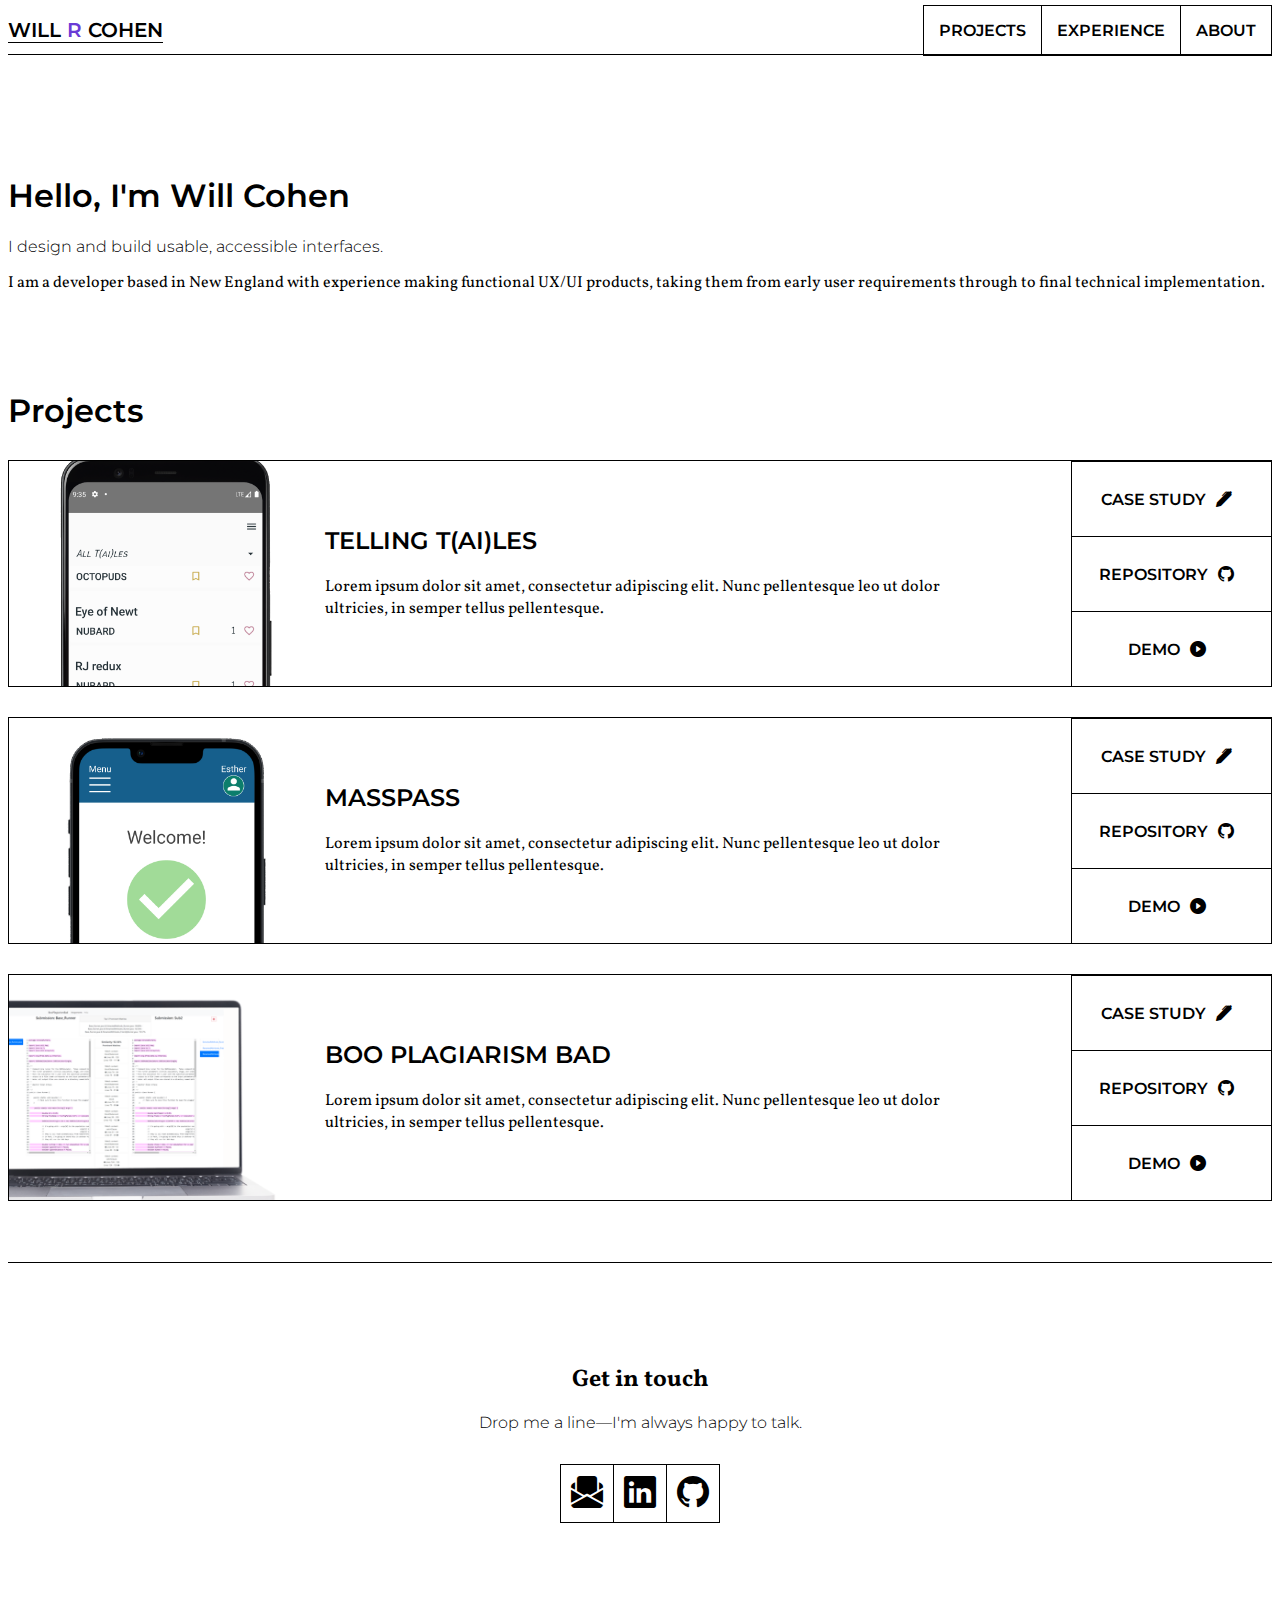
<file: index.html>
<!doctype html>
<html lang="en">
    <head>
        <meta charset="utf-8"/>
        <meta name="viewport" content="width=device-width, initial-scale=1"/>
        <!-- <meta http-equiv="refresh" content="0; url=https://wrcohen.com" /> -->
        <link rel="preconnect" href="https://fonts.googleapis.com">
        <link rel="preconnect" href="https://fonts.gstatic.com" crossorigin>
        <link href="https://fonts.googleapis.com/css2?family=Lexend:wght@100..900&family=Montserrat:wght@300&family=Poiret+One&family=Vollkorn+SC:wght@400;600;700;900&family=Vollkorn:ital,wght@0,400..900;1,400..900&display=swap" rel="stylesheet">
        <link rel="stylesheet" href="https://cdn.jsdelivr.net/npm/bootstrap-icons@1.11.3/font/bootstrap-icons.min.css">
        <link href="styles/styles.css" rel="stylesheet"/>
        <link href="styles/landing-page.css" rel="stylesheet"/>
        <title>Home | Will R Cohen - UI/UX</title>
    </head>
    <body>
        <div class="header container">
            <a class="header-name link tooling-text" href="index.html">Will&nbsp;<span class="header-middle-r">R</span>&nbsp;Cohen</a>
            <div class="header-buttons">
                <a class="header-nav-button link tooling-text" href="#Projects">Projects</a>
                <a class="header-nav-button link tooling-text" href="html/experience.html">Experience</a>
                <a class="header-nav-button link tooling-text" href="html/about.html">About</a>
            </div>     
        </div>
        <div class="divider"></div>
        <section class="container intro">
            <h1 class="title-text">Hello, I'm Will Cohen</h1>
            <span class="montserrat-regular">I design and build usable, accessible interfaces.</span>
            <p class="vollkorn-text">I am a developer based in New England with experience making functional UX/UI products, taking them from early user requirements through to final technical implementation.</p>
        </section>
        <section id="Projects" class="portfolio container">
            <h1 class="title-text">Projects</h1>
            <div class="portfolio-tile">
                <div class="portfolio-tile-image mobile">
                    <img
                        src="media/images/TellingTailesFeed_Framed.png"
                        alt="A mobile app displaying a list of digital tiles, each containing a story title, a username, a bookmark icon, and a heart icon."
                    >
                </div>
                <div class="portfolio-tile-body">
                    <h2 class="subtitle-text">Telling T(ai)les</h2>
                    <h4 class="vollkorn-text">Lorem ipsum dolor sit amet, consectetur adipiscing elit. Nunc pellentesque leo ut dolor ultricies, in semper tellus pellentesque.</h4>
                </div>
                <div class="portfolio-tile-controls">
                    <div class="portfolio-button"><a href="#" class="link tooling-text">Case Study<i class="portfolio-button-icon bi bi-pen-fill"></i></a></div>
                    <div class="portfolio-button"><a href="#" class="link tooling-text">Repository<i class="portfolio-button-icon bi bi-github"></i></a></div>
                    <div class="portfolio-button"><a href="#" class="link tooling-text">Demo<i class="portfolio-button-icon bi bi-play-circle-fill"></i></a></div>
                </div>
            </div>
            <div class="portfolio-tile">
                <div class="portfolio-tile-image mobile">
                    <img
                        src="media/images/MassPassHomeScreen_Framed.png"
                        alt="A mobile app displaying a large green circle containing a white check mark, with the words 'Welcome' and 'Pass status: valid'."
                    >
                </div>
                <div class="portfolio-tile-body">
                    <h2 class="subtitle-text">MassPass</h2>
                    <h4 class="vollkorn-text">Lorem ipsum dolor sit amet, consectetur adipiscing elit. Nunc pellentesque leo ut dolor ultricies, in semper tellus pellentesque.</h4>
                </div>
                <div class="portfolio-tile-controls">
                    <div class="portfolio-button"><a href="html/case-studies/masspass.html" class="link tooling-text">Case Study<i class="portfolio-button-icon bi bi-pen-fill"></i></a></div>
                    <div class="portfolio-button"><a href="#" class="link tooling-text">Repository<i class="portfolio-button-icon bi bi-github"></i></a></div>
                    <div class="portfolio-button"><a href="#" class="link tooling-text">Demo<i class="portfolio-button-icon bi bi-play-circle-fill"></i></a></div>
                </div>
            </div>
            <div class="portfolio-tile">                
                <div class="portfolio-tile-image web">
                    <img
                        src="media/images/BPBComparisonPane_Framed.png"
                        alt="A mobile app displaying a list of digital tiles, each containing a story title, a username, a bookmark icon, and a heart icon."
                    >
                </div>
                <div class="portfolio-tile-body">
                    <h2 class="subtitle-text">Boo Plagiarism Bad</h2>
                    <h4 class="vollkorn-text">Lorem ipsum dolor sit amet, consectetur adipiscing elit. Nunc pellentesque leo ut dolor ultricies, in semper tellus pellentesque.</h4>
                </div>
                <div class="portfolio-tile-controls">
                    <div class="portfolio-button"><a href="#" class="link tooling-text">Case Study<i class="portfolio-button-icon bi bi-pen-fill"></i></a></div>
                    <div class="portfolio-button"><a href="#" class="link tooling-text">Repository<i class="portfolio-button-icon bi bi-github"></i></a></div>
                    <div class="portfolio-button"><a href="#" class="link tooling-text">Demo<i class="portfolio-button-icon bi bi-play-circle-fill"></i></a></div>
                </div>
            </div>
        </section>
        <div class="divider"></div>
        <div class="footer container">
            <span class="vollkorn-text">Get in touch</span>
            <div>
                <span class="montserrat-regular">Drop me a line&mdash;I'm always happy to talk.</span>
                <div class="contact-tiles">   
                    <a class="contact-icon link bi bi-envelope-paper-fill" href="#" aria-label="email"></a>
                    <a class="contact-icon link bi bi-linkedin" href="#" aria-label="LinkedIn"></a>                
                    <a class="contact-icon link bi bi-github" href="#" aira-label="GitHub"></a>
                </div>
            </div>
        </div>
    </body>
</html>
</file>
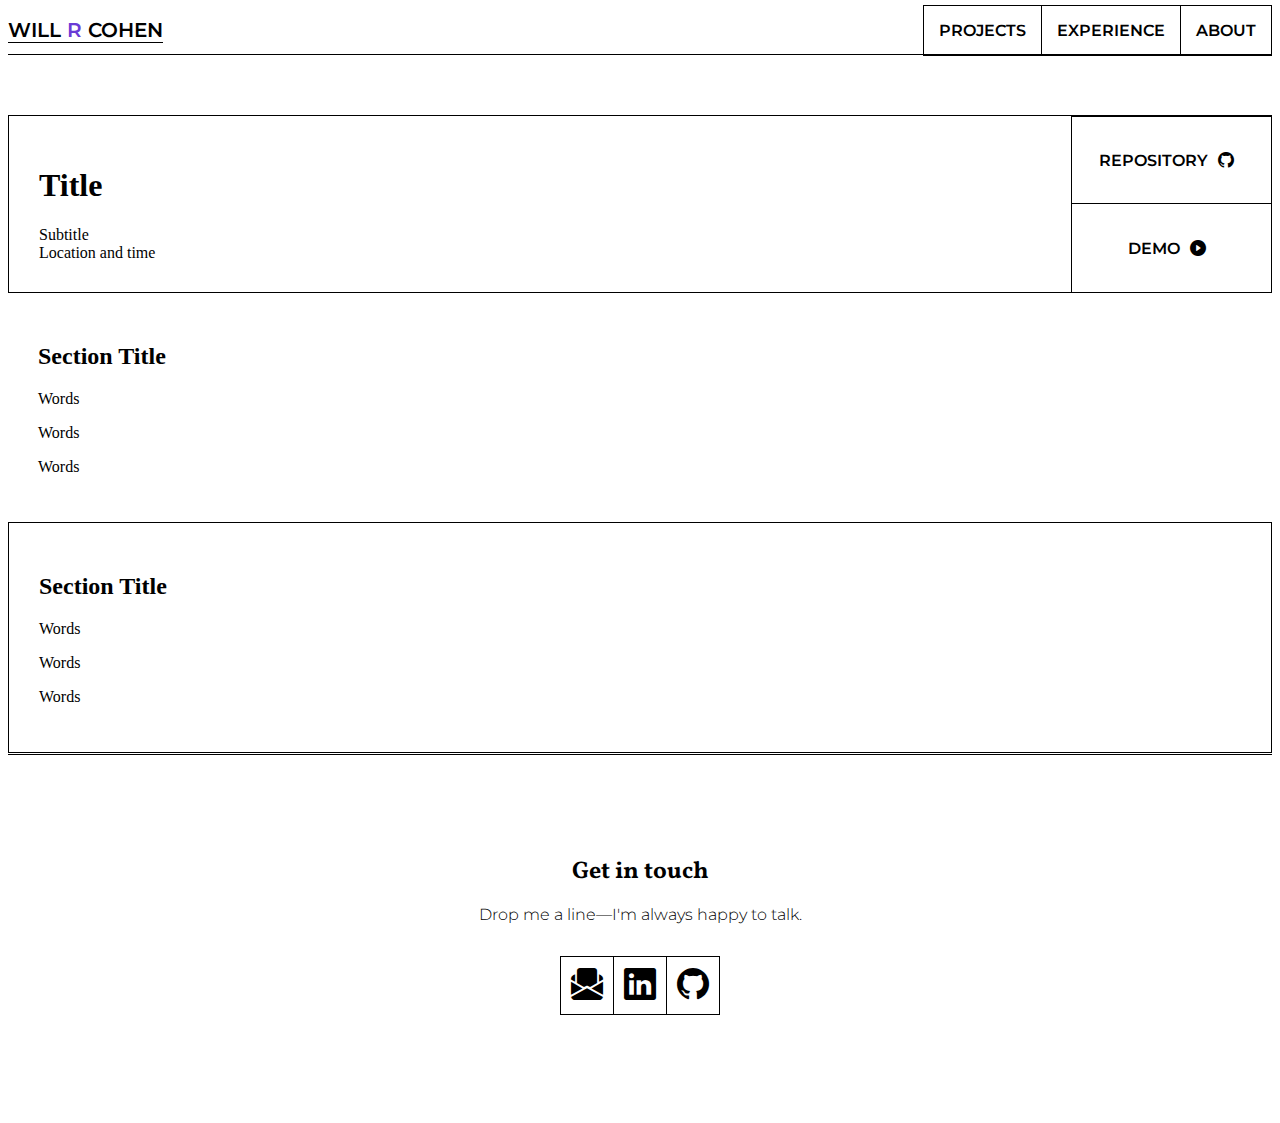
<file: case-study-template.html>
<!doctype html>
<html lang="en">
    <head>
        <meta charset="utf-8"/>
        <meta name="viewport" content="width=device-width, initial-scale=1"/>
        <!-- <meta http-equiv="refresh" content="0; url=https://wrcohen.com" /> -->
        <link rel="preconnect" href="https://fonts.googleapis.com">
        <link rel="preconnect" href="https://fonts.gstatic.com" crossorigin>
        <link href="https://fonts.googleapis.com/css2?family=Lexend:wght@100..900&family=Montserrat:wght@100..900&family=Poiret+One&family=Vollkorn+SC:wght@400;600;700;900&family=Vollkorn:ital,wght@0,400..900;1,400..900&display=swap" rel="stylesheet">
        <link rel="stylesheet" href="https://cdn.jsdelivr.net/npm/bootstrap-icons@1.11.3/font/bootstrap-icons.min.css">
        <link href="../../styles/styles.css" rel="stylesheet"/>
        <link href="../../styles/case-studies.css" rel="stylesheet"/>
        <title>About | Will R Cohen - UI/UX</title>
    </head>
    <body>
        <div class="header container">
            <a class="header-name link tooling-text" href="../../index.html">Will&nbsp;<span class="header-middle-r">R</span>&nbsp;Cohen</a>
            <div class="header-buttons">
                <a class="header-nav-button link tooling-text" href="../../index.html#Projects">Projects</a>
                <a class="header-nav-button link tooling-text" href="../experience.html">Experience</a>
                <a class="header-nav-button link tooling-text" href="../about.html">About</a>
            </div>     
        </div>
        <div class="divider"></div>
        <div class="case-study container">
            <section class="heading">
                <div>
                    <div class="heading-information">
                        <h1 class="heading-title">Title</h1>
                        <span class="heading-subtitle">Subtitle</span>
                        <span class="heading-data">Location and time</span>
                    </div>
                    <div class="portfolio-heading-controls">
                        <div class="portfolio-button"><a href="#" class="link tooling-text">Repository<i class="portfolio-button-icon bi bi-github"></i></a></div>
                        <div class="portfolio-button"><a href="#" class="link tooling-text">Demo<i class="portfolio-button-icon bi bi-play-circle-fill"></i></a></div>
                    </div>
                </div>
            </section>
            <section class="section">
                <h2 class="section-title">Section Title</h2>
                <p class="section-para">Words</p>
                <p class="section-para">Words</p>
                <p class="section-para">Words</p>
            </section>
            <section class="section">
                <h2 class="section-title">Section Title</h2>
                <p class="section-para">Words</p>
                <p class="section-para">Words</p>
                <p class="section-para">Words</p>
            </section>
        </div>
        <div class="divider"></div>
        <div class="footer container">
            <span class="vollkorn-text">Get in touch</span>
            <div>
                <span class="montserrat-regular">Drop me a line&mdash;I'm always happy to talk.</span>
                <div class="contact-tiles">   
                    <a class="contact-icon link bi bi-envelope-paper-fill" href="#" aria-label="email"></a>
                    <a class="contact-icon link bi bi-linkedin" href="#" aria-label="LinkedIn"></a>                
                    <a class="contact-icon link bi bi-github" href="#" aira-label="GitHub"></a>
                </div>
            </div>
        </div>
    </body>
</html>
</file>
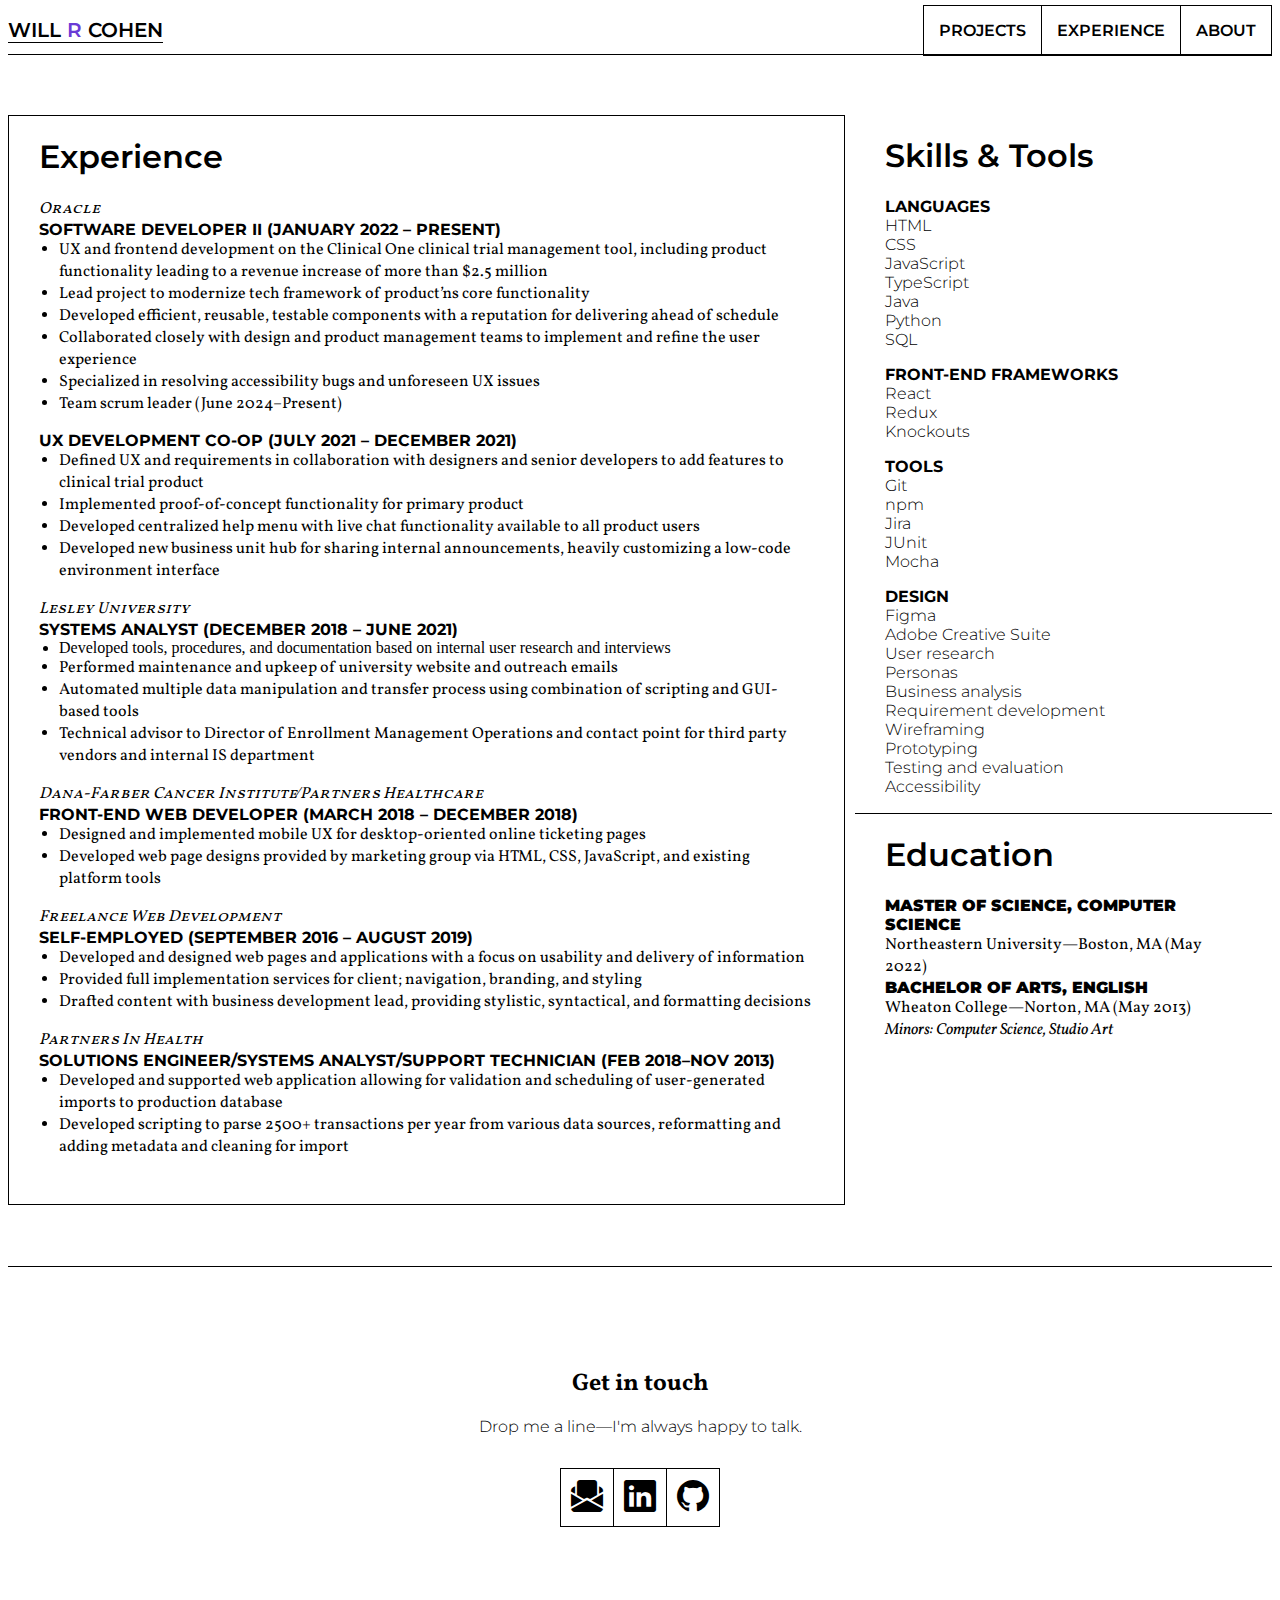
<file: html/experience.html>
<!doctype html>
<html lang="en">
    <head>
        <meta charset="utf-8"/>
        <meta name="viewport" content="width=device-width, initial-scale=1"/>
        <!-- <meta http-equiv="refresh" content="0; url=https://wrcohen.com" /> -->        
        <link rel="preconnect" href="https://fonts.googleapis.com">
        <link rel="preconnect" href="https://fonts.gstatic.com" crossorigin>
        <link href="https://fonts.googleapis.com/css2?family=Lexend:wght@100..900&family=Montserrat:wght@100..900&family=Poiret+One&family=Vollkorn+SC:wght@400;600;700;900&family=Vollkorn:ital,wght@0,400..900;1,400..900&display=swap" rel="stylesheet">
        <link rel="stylesheet" href="https://cdn.jsdelivr.net/npm/bootstrap-icons@1.11.3/font/bootstrap-icons.min.css">
        <link href="../styles/styles.css" rel="stylesheet"/>
        <link href="../styles/experience.css" rel="stylesheet"/>
        <title>Experience | Will R Cohen - UI/UX</title>
    </head>
    <body>
        <div class="header container">
            <a class="header-name link tooling-text" href="../index.html">Will&nbsp;<span class="header-middle-r">R</span>&nbsp;Cohen</a>
            <div class="header-buttons">
                <a class="header-nav-button link tooling-text" href="../index.html#Projects">Projects</a>
                <a class="header-nav-button link tooling-text" href="experience.html">Experience</a>
                <a class="header-nav-button link tooling-text" href="about.html">About</a>
            </div>     
        </div>
        <div class="divider"></div>
        <div class="main container">
            <section class="work-experience">
                <h1 class="title-text">Experience</h1>
                <div>
                    <span class="exp-company vollkorn-sc">Oracle</span>
                    <h2 class="exp-title subtitle-text">SOFTWARE DEVELOPER II &lpar;JANUARY 2022 &ndash; PRESENT&rpar;</h2>
                    <ul>
                        <li class="exp-point vollkorn-text">UX and frontend development on the Clinical One clinical trial management tool, including product functionality leading to a revenue increase of more than &dollar;2.5 million</li>
                        <li class="exp-point vollkorn-text">Lead project to modernize tech framework of product&napos;s core functionality</li>
                        <li class="exp-point vollkorn-text">Developed efficient, reusable, testable components with a reputation for delivering ahead of schedule</li>
                        <li class="exp-point vollkorn-text">Collaborated closely with design and product management teams to implement and refine the user experience</li>
                        <li class="exp-point vollkorn-text">Specialized in resolving accessibility bugs and unforeseen UX issues</li>
                        <li class="exp-point vollkorn-text">Team scrum leader &lpar;June 2024&ndash;Present&rpar;</li>
                    </ul>
                    <h2 class="exp-title subtitle-text">UX DEVELOPMENT CO&dash;OP &lpar;JULY 2021 &ndash; DECEMBER 2021&rpar;</h2>
                    <ul>
                        <li class="exp-point vollkorn-text">Defined UX and requirements in collaboration with designers and senior developers to add features to clinical trial product</li>
                        <li class="exp-point vollkorn-text">Implemented proof-of-concept functionality for primary product</li>
                        <li class="exp-point vollkorn-text">Developed centralized help menu with live chat functionality available to all product users</li>
                        <li class="exp-point vollkorn-text">Developed new business unit hub for sharing internal announcements, heavily customizing a low-code environment interface</li>
                    </ul>
                </div>
                <div>
                    <span class="exp-company vollkorn-sc"">Lesley University</span>
                    <h2 class="exp-title subtitle-text">SYSTEMS ANALYST &lpar;DECEMBER 2018 &ndash; JUNE 2021&rpar;</h2>
                    <ul>
                        <li>Developed tools, procedures, and documentation based on internal user research and interviews</li>
                        <li class="exp-point vollkorn-text">Performed maintenance and upkeep of university website and outreach emails</li>
                        <li class="exp-point vollkorn-text">Automated multiple data manipulation and transfer process using combination of scripting and GUI-based tools</li>                      
                        <li class="exp-point vollkorn-text">Technical advisor to Director of Enrollment Management Operations and contact point for third party vendors and internal IS department</li>
                    </ul>
                </div>
                <div>
                    <span class="exp-company vollkorn-sc"">Dana&dash;Farber Cancer Institute&frasl;Partners Healthcare</span>
                    <h2 class="exp-title subtitle-text">FRONT&dash;END WEB DEVELOPER &lpar;MARCH 2018 &ndash; DECEMBER 2018&rpar;</h2>
                    <ul>
                        <li class="exp-point vollkorn-text">Designed and implemented mobile UX for desktop-oriented online ticketing pages</li>
                        <li class="exp-point vollkorn-text">Developed web page designs provided by marketing group via HTML, CSS, JavaScript, and existing platform tools</li>
                    </ul>
                </div>
                <div>
                    <span class="exp-company vollkorn-sc"">Freelance Web Development</span>
                    <h2 class="exp-title subtitle-text">SELF-EMPLOYED &lpar;SEPTEMBER 2016 &ndash; AUGUST 2019&rpar;</h2>
                    <ul>
                        <li class="exp-point vollkorn-text">Developed and designed web pages and applications with a focus on usability and delivery of information</li>
                        <li class="exp-point vollkorn-text">Provided full implementation services for client; navigation, branding, and styling</li>
                        <li class="exp-point vollkorn-text">Drafted content with business development lead, providing stylistic, syntactical, and formatting decisions</li>
                    </ul>
                </div>
                <div>
                    <span class="exp-company vollkorn-sc"">Partners In Health</span>
                    <h2 class="exp-title subtitle-text">SOLUTIONS ENGINEER/SYSTEMS ANALYST/SUPPORT TECHNICIAN &lpar;FEB 2018&ndash;Nov 2013&rpar;</h2>
                    <ul>
                        <li class="exp-point vollkorn-text">Developed and supported web application allowing for validation and scheduling of user-generated imports to production database</li>
                        <li class="exp-point vollkorn-text">Developed scripting to parse 2500+ transactions per year from various data sources, reformatting and adding metadata and cleaning for import</li>
                    </ul>
                </div>
            </section>
            <div class="sidebar">
                <section class="skills">
                    <h1 class="title-text">Skills & Tools</h1>
                    <h2 class="skills-title subtitle-text">Languages</h2>
                    <ul>
                        <li class="montserrat-regular">HTML</li>
                        <li class="montserrat-regular">CSS</li>
                        <li class="montserrat-regular">JavaScript</li>
                        <li class="montserrat-regular">TypeScript</li>
                        <li class="montserrat-regular">Java</li>
                        <li class="montserrat-regular">Python</li>
                        <li class="montserrat-regular">SQL</li>
                    </ul>
                    <h2 class="skills-title subtitle-text">Front-end Frameworks</h2>
                    <ul>
                        <li class="montserrat-regular">React</li>
                        <li class="montserrat-regular">Redux</li>
                        <li class="montserrat-regular">Knockouts</li>
                    </ul>
                    <h2 class="skills-title subtitle-text">Tools</h2>
                    <ul>
                        <li class="montserrat-regular">Git</li>
                        <li class="montserrat-regular">npm</li>
                        <li class="montserrat-regular">Jira</li>
                        <li class="montserrat-regular">JUnit</li>
                        <li class="montserrat-regular">Mocha</li>
                    </ul>
                    <h2 class="skills-title subtitle-text">Design</h2>
                    <ul>
                        <li class="montserrat-regular">Figma</li>
                        <li class="montserrat-regular">Adobe Creative Suite</li>
                        <li class="montserrat-regular">User research</li>
                        <li class="montserrat-regular">Personas</li>
                        <li class="montserrat-regular">Business analysis</li>
                        <li class="montserrat-regular">Requirement development</li>
                        <li class="montserrat-regular">Wireframing</li>
                        <li class="montserrat-regular">Prototyping</li>
                        <li class="montserrat-regular">Testing and evaluation</li>
                        <li class="montserrat-regular">Accessibility</li>
                    </ul>
                </section>
                <div class="divider"></div>
                <section class="education">
                    <h1 class="title-text">Education</h1>
                        <ul>
                            <li>
                                <div>                                    
                                    <h2 class="edu-title subtitle-text"><strong>Master of Science, Computer Science</strong></h2>
                                    <span class="vollkorn-text">Northeastern University&mdash;Boston, MA &lpar;May 2022&rpar;</span>
                                </div>
                            </li>
                            <li>
                                <div>                                    
                                    <h2 class="edu-title subtitle-text"><strong>Bachelor of Arts, English</strong></h2>
                                    <span class="vollkorn-text">Wheaton College&mdash;Norton, MA &lpar;May 2013&rpar;</span>
                                    <span class="vollkorn-text">Minors: Computer Science, Studio Art</span>
                                </div>
                            </li>
                        </ul>
                </section>
            </div>
        </div>
        <div class="divider"></div>
        <div class="footer container">
            <span class="vollkorn-text">Get in touch</span>
            <div>
                <span class="montserrat-regular">Drop me a line&mdash;I'm always happy to talk.</span>
                <div class="contact-tiles">   
                    <a class="contact-icon link bi bi-envelope-paper-fill" href="#" aria-label="email"></a>
                    <a class="contact-icon link bi bi-linkedin" href="#" aria-label="LinkedIn"></a>                
                    <a class="contact-icon link bi bi-github" href="#" aira-label="GitHub"></a>
                </div>
            </div>
        </div>
    </body>
</html>
</file>
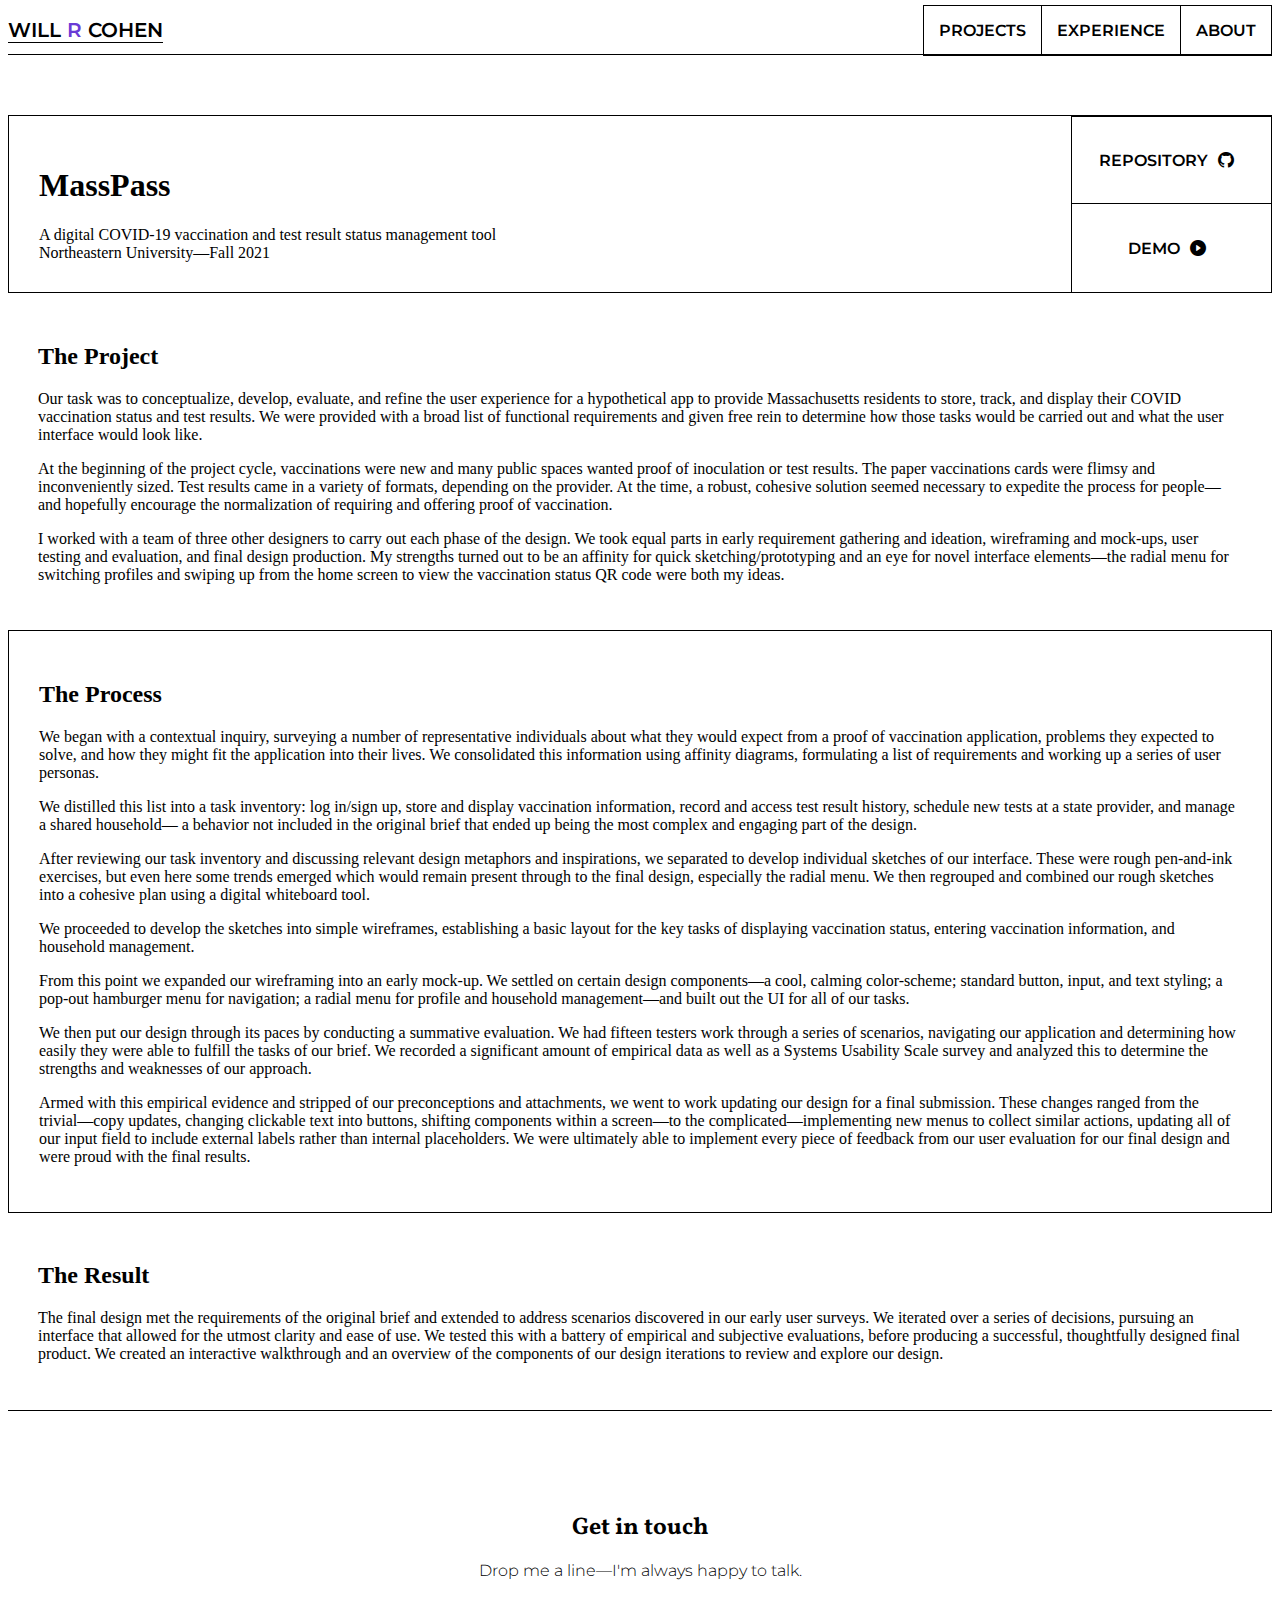
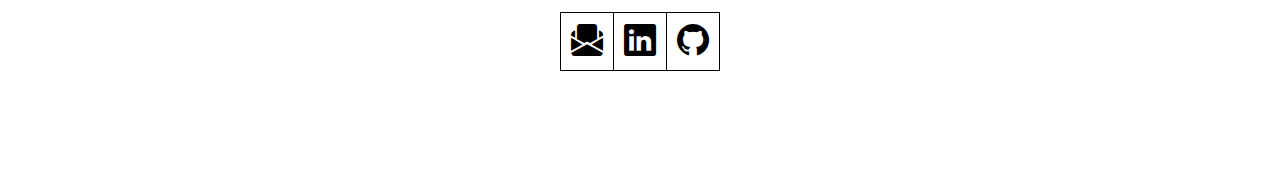
<file: html/case-studies/masspass.html>
<!doctype html>
<html lang="en">
    <head>
        <meta charset="utf-8"/>
        <meta name="viewport" content="width=device-width, initial-scale=1"/>
        <!-- <meta http-equiv="refresh" content="0; url=https://wrcohen.com" /> -->
        <link rel="preconnect" href="https://fonts.googleapis.com">
        <link rel="preconnect" href="https://fonts.gstatic.com" crossorigin>
        <link href="https://fonts.googleapis.com/css2?family=Lexend:wght@100..900&family=Montserrat:wght@100..900&family=Poiret+One&family=Vollkorn+SC:wght@400;600;700;900&family=Vollkorn:ital,wght@0,400..900;1,400..900&display=swap" rel="stylesheet">
        <link rel="stylesheet" href="https://cdn.jsdelivr.net/npm/bootstrap-icons@1.11.3/font/bootstrap-icons.min.css">
        <link href="../../styles/styles.css" rel="stylesheet"/>
        <link href="../../styles/case-studies.css" rel="stylesheet"/>
        <title>About | Will R Cohen - UI/UX</title>
    </head>
    <body>
        <div class="header container">
            <a class="header-name link tooling-text" href="../../index.html">Will&nbsp;<span class="header-middle-r">R</span>&nbsp;Cohen</a>
            <div class="header-buttons">
                <a class="header-nav-button link tooling-text" href="../../index.html#Projects">Projects</a>
                <a class="header-nav-button link tooling-text" href="../experience.html">Experience</a>
                <a class="header-nav-button link tooling-text" href="../about.html">About</a>
            </div>     
        </div>
        <div class="divider"></div>
        <div class="case-study container">
            <section class="heading">
                <div>
                    <div class="heading-information">
                        <h1 class="heading-title">MassPass</h1>
                        <span class="heading-subtitle">A digital COVID-19 vaccination and test result status management tool</span>
                        <span class="heading-data">Northeastern University—Fall 2021</span>
                    </div>
                    <div class="portfolio-heading-controls">
                        <div class="portfolio-button"><a href="#" class="link tooling-text">Repository<i class="portfolio-button-icon bi bi-github"></i></a></div>
                        <div class="portfolio-button"><a href="#" class="link tooling-text">Demo<i class="portfolio-button-icon bi bi-play-circle-fill"></i></a></div>
                    </div>
                </div>
            </section>
            <section class="section">
                <h2 class="section-title">The Project</h2>
                <p class="section-para">Our task was to conceptualize, develop, evaluate, and refine the user experience for a hypothetical app to provide Massachusetts residents to store, track, and display their COVID vaccination status and test results. We were provided with a broad list of functional requirements and given free rein to determine how those tasks would be carried out and what the user interface would look like.</p>
                <p class="section-para">At the beginning of the project cycle, vaccinations were new and many public spaces wanted proof of inoculation or test results. The paper vaccinations cards were flimsy and inconveniently sized. Test results came in a variety of formats, depending on the provider. At the time, a robust, cohesive solution seemed necessary to expedite the process for people—and hopefully encourage the normalization of requiring and offering proof of vaccination.</p>
                <p class="section-para">I worked with a team of three other designers to carry out each phase of the design. We took equal parts in early requirement gathering and ideation, wireframing and mock-ups, user testing and evaluation, and final design production. My strengths turned out to be an affinity for quick sketching/prototyping and an eye for novel interface elements—the radial menu for switching profiles and swiping up from the home screen to view the vaccination status QR code were both my ideas.</p>
            </section>
            <section class="section">
                <h2 class="section-title">The Process</h2>
                <p class="section-para">We began with a contextual inquiry, surveying a number of representative individuals about what they would expect from a proof of vaccination application, problems they expected to solve, and how they might fit the application into their lives. We consolidated this information using affinity diagrams, formulating a list of requirements and working up a series of user personas.</p>
                <p class="section-para">We distilled this list into a task inventory: log in/sign up, store and display vaccination information, record and access test result history, schedule new tests at a state provider, and manage a shared household— a behavior not included in the original brief that ended up being the most complex and engaging part of the design.</p>
                <p class="section-para">After reviewing our task inventory and discussing relevant design metaphors and inspirations, we separated to develop individual sketches of our interface. These were rough pen-and-ink exercises, but even here some trends emerged which would remain present through to the final design, especially the radial menu. We then regrouped and combined our rough sketches into a cohesive plan using a digital whiteboard tool.</p>
                <p class="section-para">We proceeded to develop the sketches into simple wireframes, establishing a basic layout for the key tasks of displaying vaccination status, entering vaccination information, and household management.</p>
                <p class="section-para">From this point we expanded our wireframing into an early mock-up. We settled on certain design components—a cool, calming color-scheme; standard button, input, and text styling; a pop-out hamburger menu for navigation; a radial menu for profile and household management—and built out the UI for all of our tasks.</p>
                <p class="section-para">We then put our design through its paces by conducting a summative evaluation. We had fifteen testers work through a series of scenarios, navigating our application and determining how easily they were able to fulfill the tasks of our brief. We recorded a significant amount of empirical data as well as a Systems Usability Scale survey and analyzed this to determine the strengths and weaknesses of our approach.</p>
                <p class="section-para">Armed with this empirical evidence and stripped of our preconceptions and attachments, we went to work updating our design for a final submission. These changes ranged from the trivial—copy updates, changing clickable text into buttons, shifting components within a screen—to the complicated—implementing new menus to collect similar actions, updating all of our input field to include external labels rather than internal placeholders. We were ultimately able to implement every piece of feedback from our user evaluation for our final design and were proud with the final results.</p>
            </section>
            <section class="section">
                <h2 class="section-title">The Result</h2>
                <p class="section-para">The final design met the requirements of the original brief and extended to address scenarios discovered in our early user surveys. We iterated over a series of decisions, pursuing an interface that allowed for the utmost clarity and ease of use. We tested this with a battery of empirical and subjective evaluations, before producing a successful, thoughtfully designed final product. We created an interactive walkthrough and an overview of the components of our design iterations to review and explore our design.</p>
            </section>
        </div>
        <div class="divider"></div>
        <div class="footer container">
            <span class="vollkorn-text">Get in touch</span>
            <div>
                <span class="montserrat-regular">Drop me a line&mdash;I'm always happy to talk.</span>
                <div class="contact-tiles">   
                    <a class="contact-icon link bi bi-envelope-paper-fill" href="#" aria-label="email"></a>
                    <a class="contact-icon link bi bi-linkedin" href="#" aria-label="LinkedIn"></a>                
                    <a class="contact-icon link bi bi-github" href="#" aira-label="GitHub"></a>
                </div>
            </div>
        </div>
    </body>
</html>
</file>
<file: styles/styles.css>
body {
    display: flex;
    flex-direction: column;
    align-items: center;
}

.link:hover,
.link:focus {
    color:#6A3BD5;
}

.header {
    display: flex;
    flex-direction: row;
    justify-content: space-between;
    align-items: center;
    height: 5vh;
}

.header-name {
    color: black;
    text-decoration: none;
    border-bottom: thin solid black;
    font-size: 20px;
}

.header-name:hover,
.header-name:focus {
    border-bottom: thin solid #6A3BD5;
}

.header-middle-r {
    color: #6A3BD5;
}

.header-buttons {
    display: flex;
}

.header-nav-button {
    border: thin solid black;
    color: black;
    text-decoration: none;
    padding: 15px;
}

.header-nav-button:nth-child(2) {
    border-left: none;
    border-right: none;
}

.header-nav-button:hover {
    transform: scale(1.15) perspective(1px);
    background: white;
    border: thin solid black;
}

.nav-dropdown {
    visibility: hidden;
    opacity: 0;
    position: absolute;
    transition: all 0.5s ease;
    margin-top: 1rem;
    left: 0;
    display: none;
    list-style-type: none;
    background-color: white;
    border: thin solid black;
    padding: 0;
}

.header-nav-button:hover > .nav-dropdown,
.header-nav-button:focus-within > .nav-dropdown,
.nav-dropdown:hover {
    visibility: visible;
    opacity: 1;
    display: block;
}

.nav-dropdown div {
    width: 100%;
}

.nav-dropdown a { 
    clear: both;
    width: 500px;   
    color: black;
    text-decoration: none;
    border-bottom: thin solid black;
    padding: 7.5px 15px;
}

.nav-dropdown li:nth-last-child(1) a{ 
    border-bottom: none;
}

.footer {
    display: flex;
    flex-direction: column;
    align-items: center;    
    padding: 100px 0;
}

.footer > span {
    font-size: 1.5em;
    font-weight: bold;
    margin-bottom: 16px;
}

.footer > div {
    display: flex;
    flex-direction: column;
    align-items: center;
}

.contact-tiles {
    display: flex;
    flex-direction: row;
    margin-top: 32px;
}

.contact-icon {
    font-size: 32px;
    color: black;
    border: thin solid black;
    padding: 10px;
    background: white;
}

.contact-icon:nth-child(2) {
    border-left: none;
    border-right: none;
}

.contact-icon:hover { 
    transform: scale(1.15) perspective(1px);
    border-left: thin solid black;
    border-right: thin solid black;
}

.container {
    max-width: 80em;
    width: 100%;
}

.divider {
    width: 100%;
    height: 1px;
    border-bottom: solid black 1px;
}

.poiret-one-regular {
    font-family: "Poiret One", serif;
    font-weight: 600;
    font-style: normal;
    text-transform: uppercase;
}

.tooling-text {
    font-family: "Montserrat", serif;
    font-optical-sizing: auto;
    font-weight: 600;
    font-style: normal;
    text-transform: uppercase;
}

.title-text {
    font-family: "Montserrat", serif;
    font-optical-sizing: auto;
    font-weight: 600;
    font-style: normal;
}

.subtitle-text {
    font-family: "Montserrat", serif;
    font-optical-sizing: auto;
    font-weight: 600;
    font-style: normal;
    text-transform: uppercase;
}

.montserrat-regular {
    font-family: "Montserrat", serif;
    font-optical-sizing: auto;
    font-weight: 300;
    font-style: normal;
}

.vollkorn-sc {
    font-family: "Vollkorn SC", serif;
    font-weight: 400;
    font-style: normal;
}

.vollkorn-text {
    font-family: "Vollkorn", serif;
    font-optical-sizing: auto;
    font-weight: 400;
    font-style: normal;
}
</file>
<file: styles/landing-page.css>
.intro {
    padding: 100px 0 60px;
    display: flex;
    flex-direction: column;
}

.portfolio {
    display: flex;
    flex-direction: column;
    row-gap: 30px;
    margin-bottom: 60px;
}

.portfolio h1 {
    margin-bottom: 0;
}

.portfolio-tile {
    display: flex;
    flex-direction: row;
    height: 25vh;
    align-items: center;
    border: thin solid black;
}

.portfolio-tile-image {
    flex: 1;
    height: 100%;
    display: flex;
    justify-content: center;
    align-items: center;
    padding: 30px 50px 0;
    overflow: clip;
    box-sizing: border-box;
}

/* .mobile {
    padding-left: 50px;
} */
/* 
.web {
    padding-left: 0;
} */

.portfolio-tile-image img {
    width: 100%;
    position: relative;
    top: 90px;
}

.portfolio-tile-image.web img {    
    width: 150%;
    top: 0;    
    left: -50px;
}

/* .portfolio-tile:nth-child(1) {
    background-color: lightsteelblue;
}

.portfolio-tile:nth-child(2) {
    background-color: lightsteelblue;
}

.portfolio-tile:nth-child(3) {
    background-color: lightsteelblue;
} */

.portfolio-tile-body {
    flex: 3;
    padding: 100px 100px 100px 0;
}

.portfolio-tile-controls {
    height: 100%;
    display: flex;
    flex-direction: column;
}

.portfolio-button {
    flex-grow: 1;
    display: flex;
    justify-content: center;
    align-items: center;
    width: 200px;
}

.portfolio-button a {
    width: 100%;
    height: 100%;
    display: flex;
    justify-content: center;
    align-items: center;
    border: thin solid black;
    border-right: none;
    border-bottom: none;
    text-decoration: none;
    color: black;
}

.portfolio-button:nth-child(3) {
    border-bottom: none;
}

.portfolio-button a:hover {
    border-right: thin solid black;
    border-bottom: thin solid black;
    background-color: white;
    color: #6A3BD5;
    transform: scale(1.05) perspective(1px);
}

.portfolio-button a:active {
    color: #B73BD5;
}

.portfolio-button-icon {
    margin: 10px;
}





/* .portfolio-button a {
    width: 100%;
    height: 100%;
    display: flex;
    justify-content: center;
    align-items: center;
    background-color: rgb(220, 220, 220);
    border-left: thin solid #a8a7a7;
    border-bottom: thin solid #a8a7a7;
    box-shadow: #babac3 -1px -3px 0 inset;
    text-decoration: none;
    color: black;
}

.portfolio-button:nth-child(3) {
    border-bottom: none;
}

.portfolio-button a:hover {
    background-color: rgb(235, 235, 235);
    color: #B73BD5;
    transform: scale(1.025) perspective(1px);
}

.portfolio-button a:active {
    background-color: rgb(200, 200, 200);
    box-shadow: none;
    border: none;
    color: #6A3BD5;
} */
</file>
<file: styles/case-studies.css>
.case-study section:nth-child(odd) {
    border: thin solid black;
}

.heading {
    /* padding: 30px; */
    margin-top: 60px;
}

.heading > div {
    display: flex;
    justify-content: space-between;
}

.heading-information {
    display: flex;
    flex-direction: column;
    padding: 30px;
}

.portfolio-heading-controls {
    display: flex;
    flex-direction: column;
}

.portfolio-button {
    flex-grow: 1;
    display: flex;
    justify-content: center;
    align-items: center;
    width: 200px;
}

.portfolio-button a {
    width: 100%;
    height: 100%;
    display: flex;
    justify-content: center;
    align-items: center;
    border: thin solid black;
    border-right: none;
    border-bottom: none;
    text-decoration: none;
    color: black;
}

/* .portfolio-button:first-child {
    border-bottom: thin solid black;
} */

.portfolio-button a:hover {
    border-right: thin solid black;
    border-bottom: thin solid black;
    background-color: white;
    color: #6A3BD5;
    transform: scale(1.05) perspective(1px);
}

.portfolio-button a:active {
    color: #B73BD5;
}

.portfolio-button-icon {
    margin: 10px;
}

.section {
    padding: 30px
}
</file>
<file: styles/experience.css>
ul {
    margin-top: 0px;    
    padding-inline-start: 20px;
}

.main {
    display: flex;
    justify-content: center;
    padding: 60px 0;
    gap: 10px;
}

.work-experience {
    width: 65%;
    border: thin solid black;
    padding: 0 30px 30px;
}

.work-experience div {
    display: flex;
    flex-direction: column;
}

.exp-company {
    font-style: italic;
}

.exp-title, .skills-title, .edu-title  {
    font-size: 1em;
    margin-bottom: 0;
    font-weight: bold;
    text-transform: uppercase;
    margin-top: 0;
}

.work-experience li {
} 

.sidebar {
    width: 35%;
}

.skills, .education {
    padding: 0 30px;
}

.skills ul, .education ul {
    list-style-type: none;
    padding-inline-start: 0;
}

.education li > div {
    display: flex;
    flex-direction: column;
}

.education span:nth-child(3) {
    font-style: italic;
}
</file>
